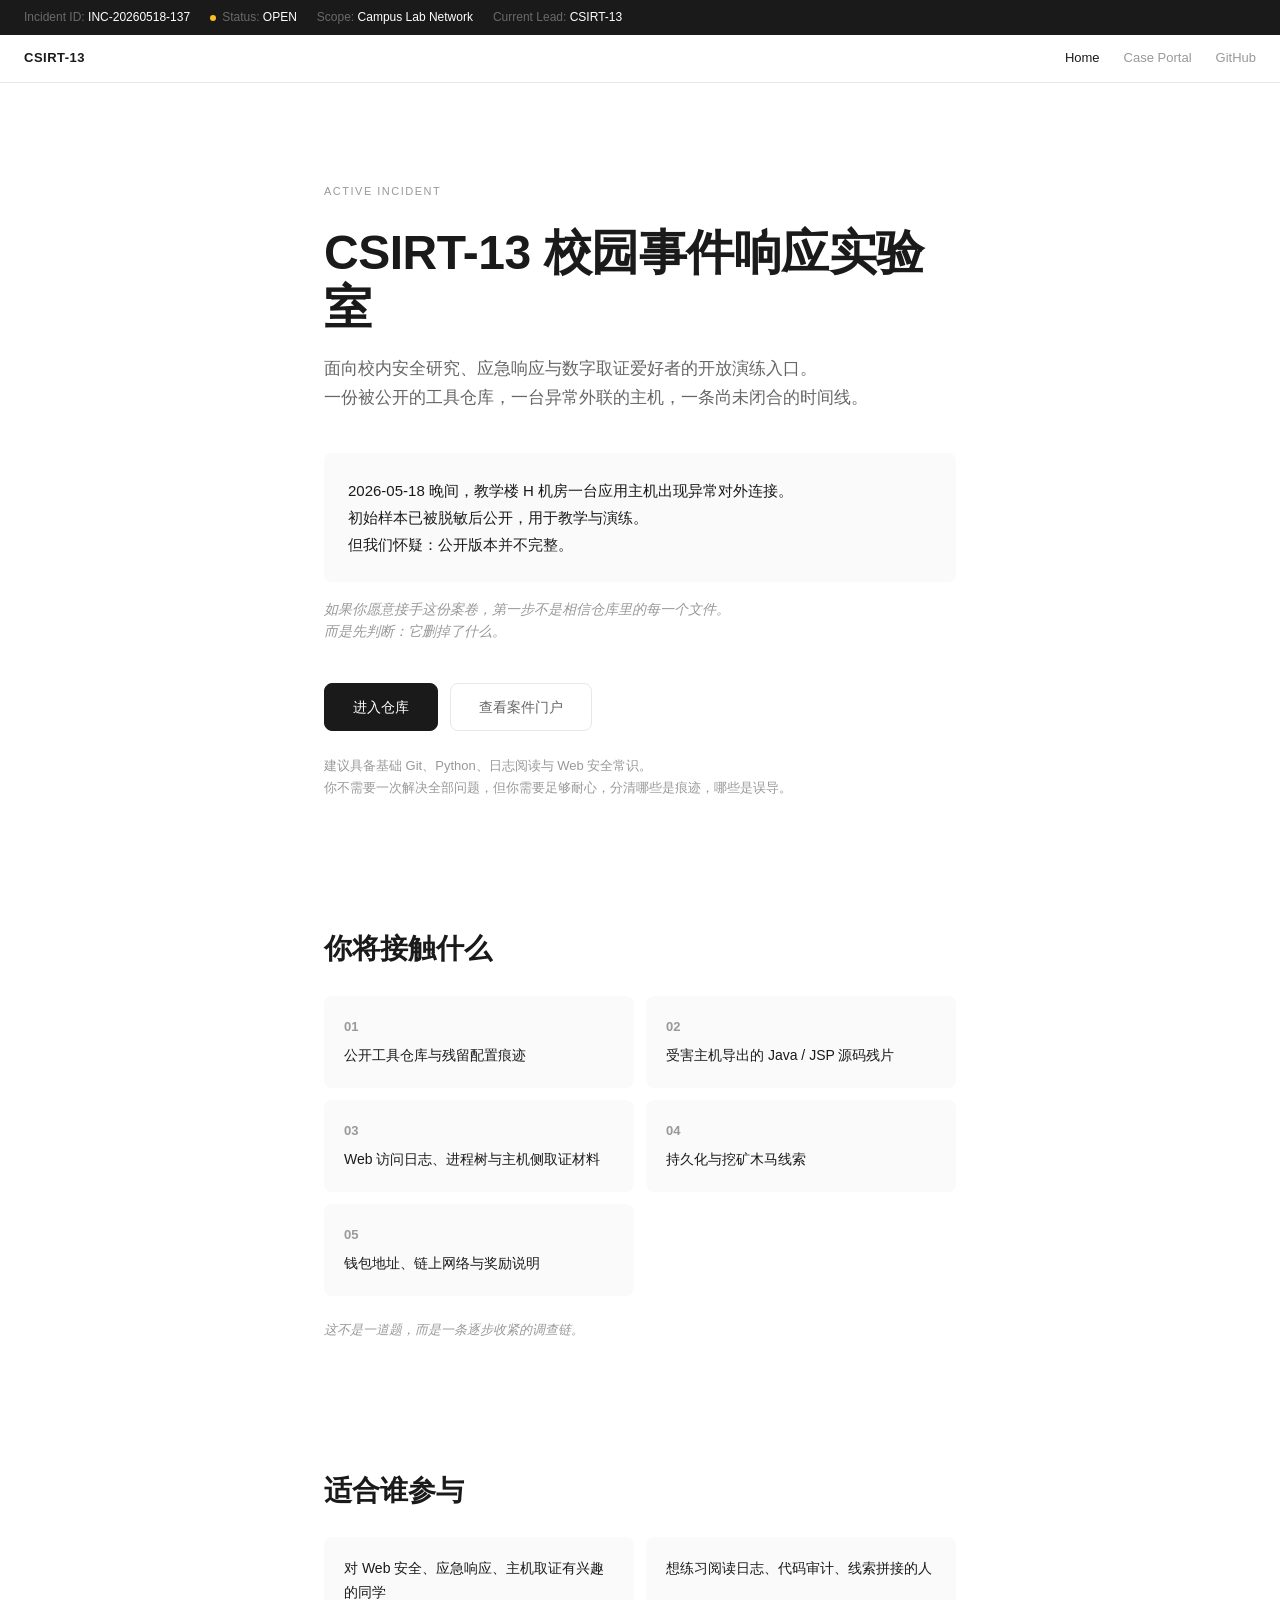
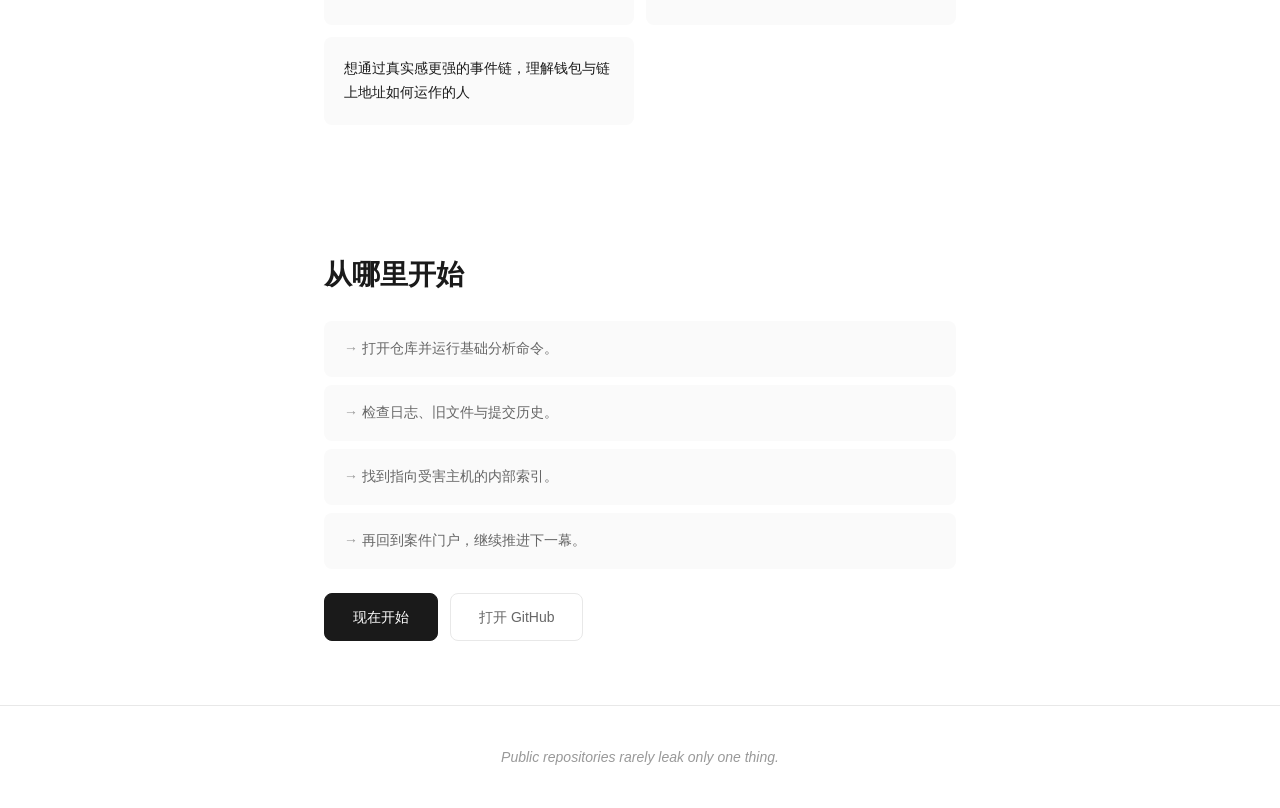
<file: docs/index.html>
<!DOCTYPE html>
<html lang="zh-CN">
<head>
  <meta charset="UTF-8">
  <meta name="viewport" content="width=device-width, initial-scale=1.0">
  <title>CSIRT-13 校园事件响应实验室</title>
  <link rel="stylesheet" href="css/style.css">
</head>
<body>

<div class="status-bar">
  <span><span class="label">Incident ID:</span> <span class="value">INC-20260518-137</span></span>
  <span><span class="status-indicator open"></span><span class="label">Status:</span> <span class="value">OPEN</span></span>
  <span><span class="label">Scope:</span> <span class="value">Campus Lab Network</span></span>
  <span><span class="label">Current Lead:</span> <span class="value">CSIRT-13</span></span>
</div>

<nav class="nav">
  <div class="nav-brand">CSIRT-13</div>
  <div class="nav-links">
    <a href="index.html" class="active">Home</a>
    <a href="case.html">Case Portal</a>
    <a href="https://github.com/SnarkD2001/CampusIRTools" target="_blank">GitHub</a>
  </div>
</nav>

<section class="hero">
  <div class="hero-badge">ACTIVE INCIDENT</div>
  <h1>CSIRT-13 校园事件响应实验室</h1>
  <p class="subtitle">面向校内安全研究、应急响应与数字取证爱好者的开放演练入口。<br>
  一份被公开的工具仓库，一台异常外联的主机，一条尚未闭合的时间线。</p>
  <div class="main-copy">
    2026-05-18 晚间，教学楼 H 机房一台应用主机出现异常对外连接。<br>
    初始样本已被脱敏后公开，用于教学与演练。<br>
    但我们怀疑：公开版本并不完整。
  </div>
  <p class="aux-copy">如果你愿意接手这份案卷，第一步不是相信仓库里的每一个文件。<br>而是先判断：它删掉了什么。</p>
  <div class="cta-group">
    <a href="https://github.com/SnarkD2001/CampusIRTools" target="_blank" class="btn btn-primary">进入仓库</a>
    <a href="case.html" class="btn">查看案件门户</a>
  </div>
  <p class="hero-note">建议具备基础 Git、Python、日志阅读与 Web 安全常识。<br>
  你不需要一次解决全部问题，但你需要足够耐心，分清哪些是痕迹，哪些是误导。</p>
</section>

<section class="section">
  <h2>你将接触什么</h2>
  <div class="grid-2">
    <div class="grid-item">
      <div class="icon">01</div>
      公开工具仓库与残留配置痕迹
    </div>
    <div class="grid-item">
      <div class="icon">02</div>
      受害主机导出的 Java / JSP 源码残片
    </div>
    <div class="grid-item">
      <div class="icon">03</div>
      Web 访问日志、进程树与主机侧取证材料
    </div>
    <div class="grid-item">
      <div class="icon">04</div>
      持久化与挖矿木马线索
    </div>
    <div class="grid-item">
      <div class="icon">05</div>
      钱包地址、链上网络与奖励说明
    </div>
  </div>
  <p style="margin-top:24px;font-size:13px;color:var(--text-muted);font-style:italic;">这不是一道题，而是一条逐步收紧的调查链。</p>
</section>

<section class="section">
  <h2>适合谁参与</h2>
  <div class="grid-2">
    <div class="grid-item">对 Web 安全、应急响应、主机取证有兴趣的同学</div>
    <div class="grid-item">想练习阅读日志、代码审计、线索拼接的人</div>
    <div class="grid-item">想通过真实感更强的事件链，理解钱包与链上地址如何运作的人</div>
  </div>
</section>

<section class="section">
  <h2>从哪里开始</h2>
  <div class="steps">
    <div class="step">打开仓库并运行基础分析命令。</div>
    <div class="step">检查日志、旧文件与提交历史。</div>
    <div class="step">找到指向受害主机的内部索引。</div>
    <div class="step">再回到案件门户，继续推进下一幕。</div>
  </div>
  <div class="cta-group" style="margin-top:24px;">
    <a href="https://github.com/SnarkD2001/CampusIRTools" target="_blank" class="btn btn-primary">现在开始</a>
    <a href="https://github.com/SnarkD2001/CampusIRTools" target="_blank" class="btn">打开 GitHub</a>
  </div>
</section>

<div class="footer-quotes">
  <div class="quote" style="display:none;">Public repositories rarely leak only one thing.</div>
  <div class="quote" style="display:none;">The first obvious shell is not always the real shell.</div>
  <div class="quote" style="display:none;">Not every incident ends in exfiltration.</div>
  <div class="quote" style="display:none;">Addresses are public. Control is not.</div>
</div>

<script src="js/portal.js"></script>
</body>
</html>
</file>
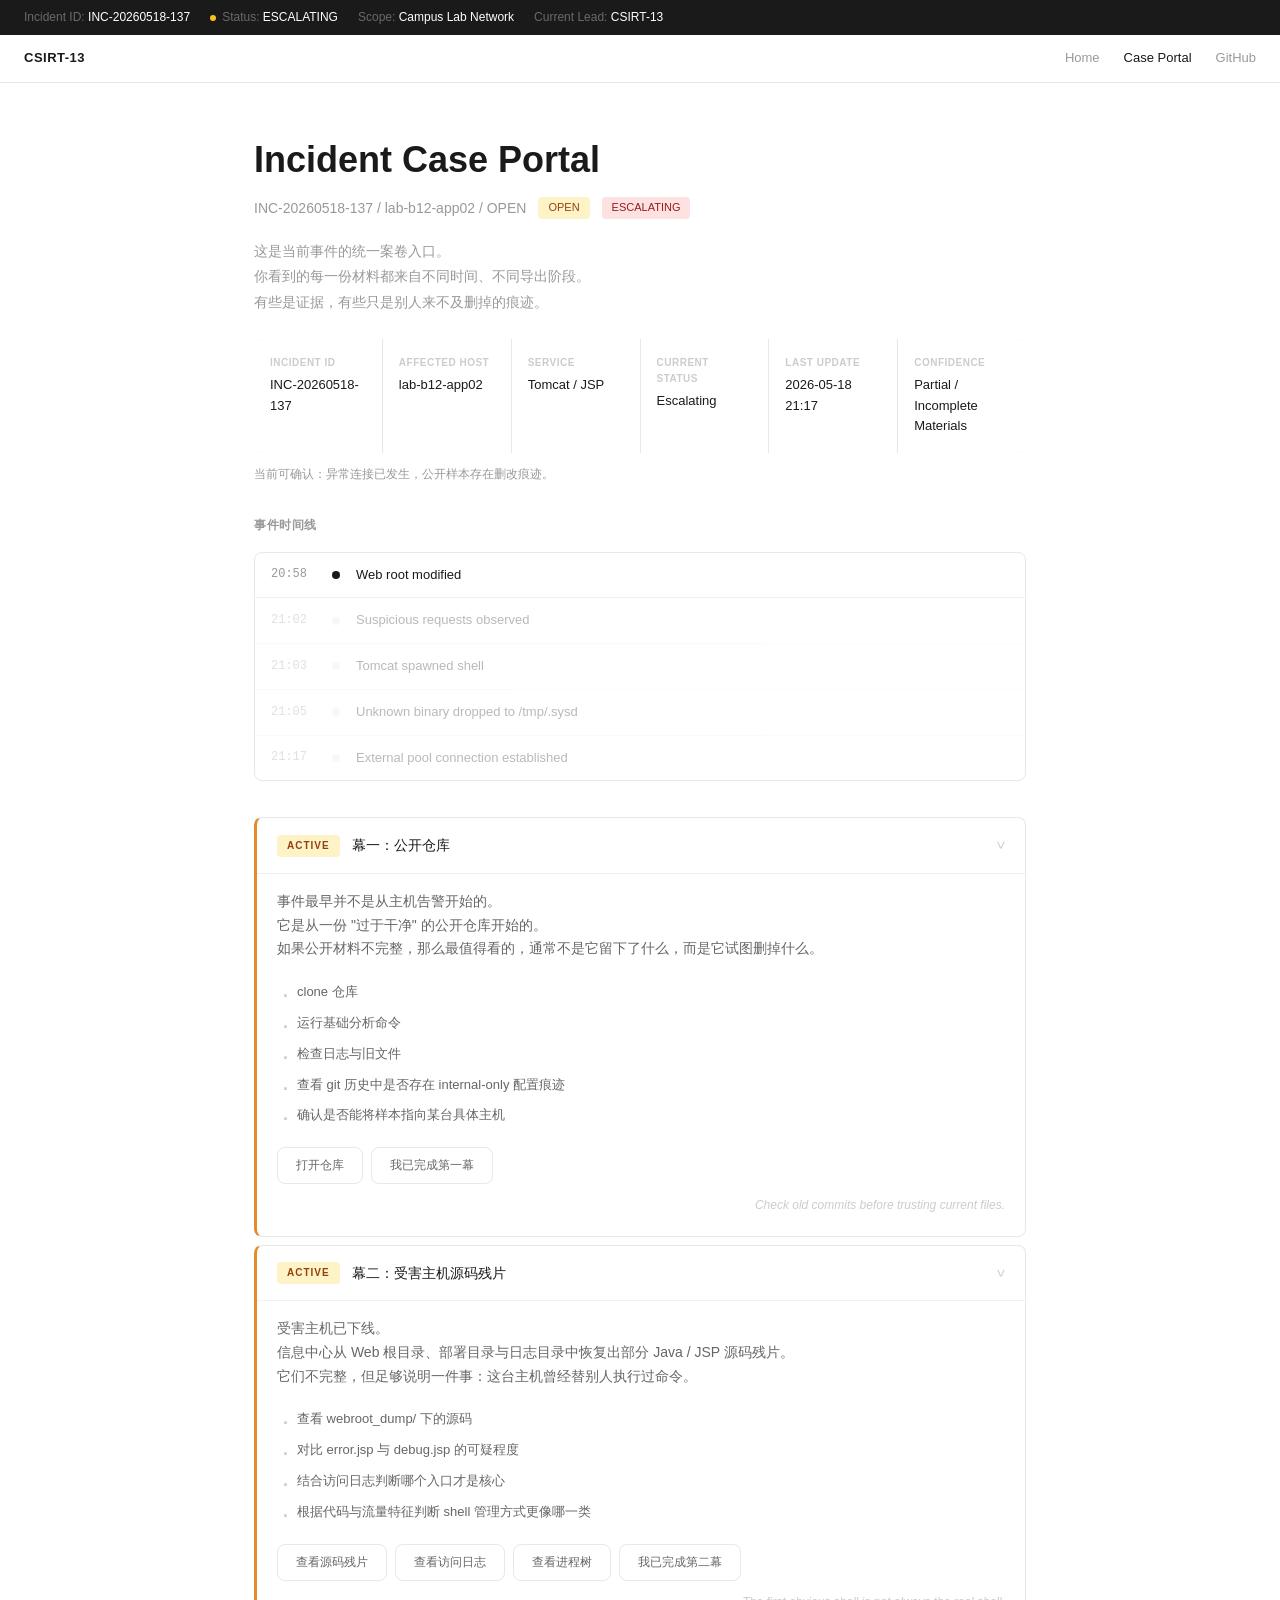
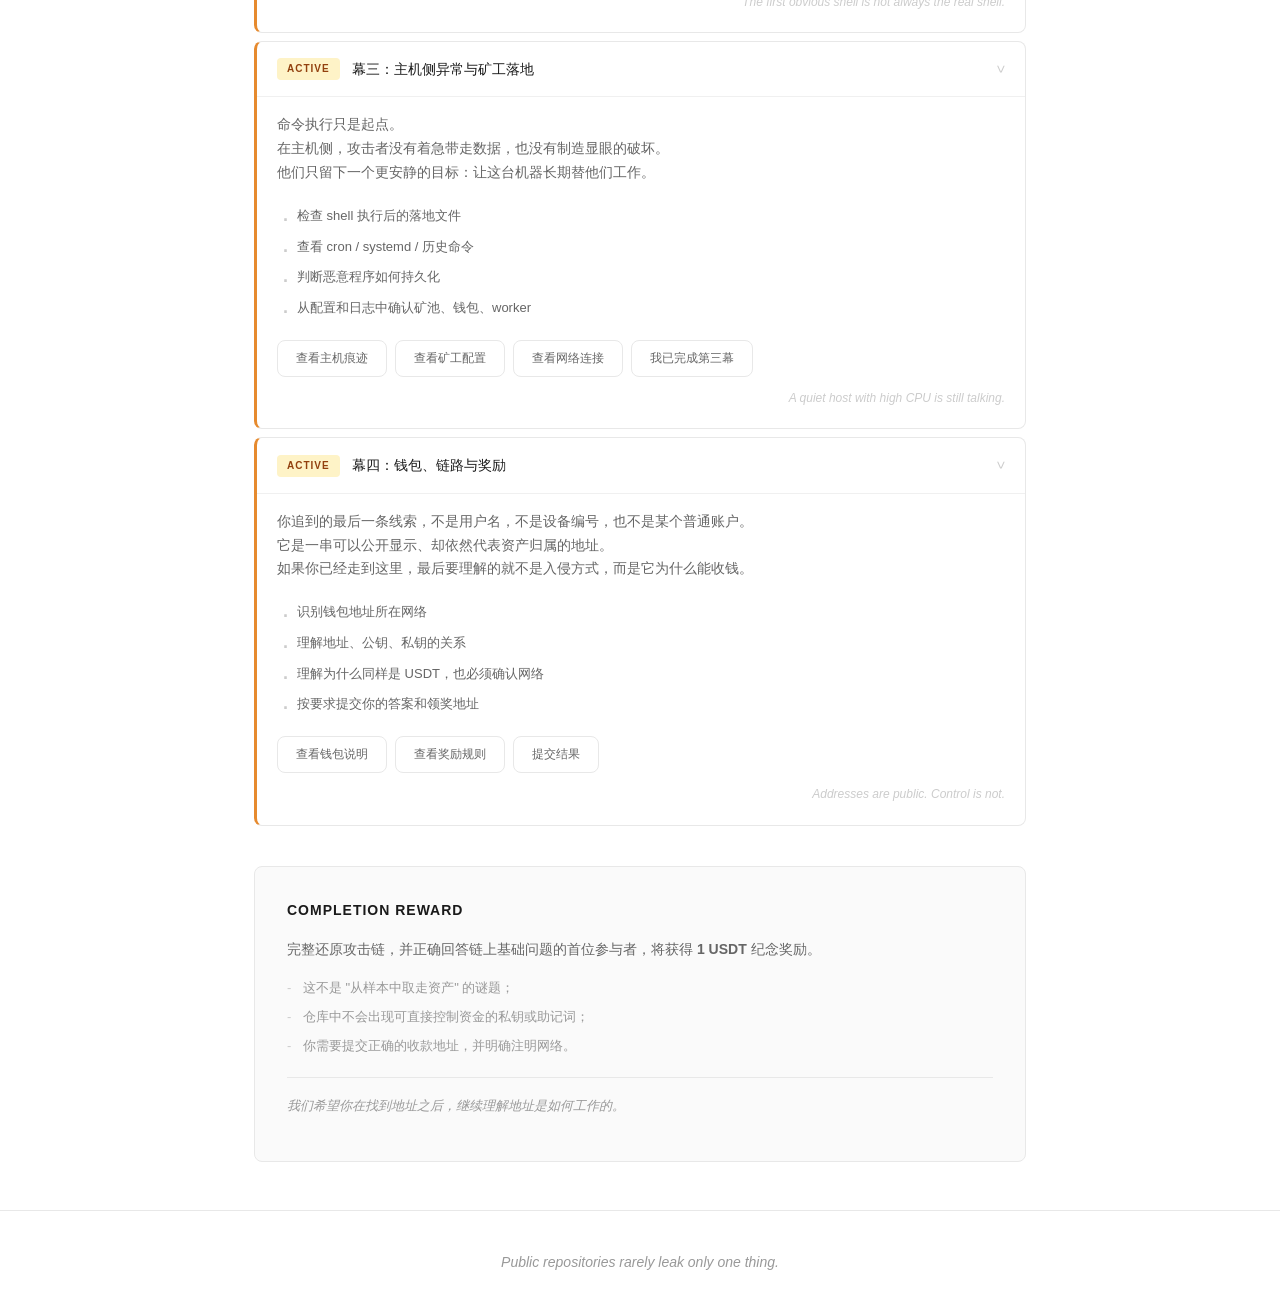
<file: docs/case.html>
<!DOCTYPE html>
<html lang="zh-CN">
<head>
  <meta charset="UTF-8">
  <meta name="viewport" content="width=device-width, initial-scale=1.0">
  <title>Case Portal — INC-20260518-137</title>
  <link rel="stylesheet" href="css/style.css">
</head>
<body>

<div class="status-bar">
  <span><span class="label">Incident ID:</span> <span class="value">INC-20260518-137</span></span>
  <span><span class="status-indicator open"></span><span class="label">Status:</span> <span class="value">ESCALATING</span></span>
  <span><span class="label">Scope:</span> <span class="value">Campus Lab Network</span></span>
  <span><span class="label">Current Lead:</span> <span class="value">CSIRT-13</span></span>
</div>

<nav class="nav">
  <div class="nav-brand">CSIRT-13</div>
  <div class="nav-links">
    <a href="index.html">Home</a>
    <a href="case.html" class="active">Case Portal</a>
    <a href="https://github.com/SnarkD2001/CampusIRTools" target="_blank">GitHub</a>
  </div>
</nav>

<div class="portal-header">
  <h1>Incident Case Portal</h1>
  <div class="case-ref">
    <span>INC-20260518-137 / lab-b12-app02 / OPEN</span>
    <span class="tag tag-open">OPEN</span>
    <span class="tag tag-escalating">ESCALATING</span>
  </div>
</div>

<p class="portal-intro">
  这是当前事件的统一案卷入口。<br>
  你看到的每一份材料都来自不同时间、不同导出阶段。<br>
  有些是证据，有些只是别人来不及删掉的痕迹。
</p>

<div class="status-panel">
  <div class="panel-grid">
    <div class="panel-item">
      <div class="plabel">Incident ID</div>
      <div class="pvalue">INC-20260518-137</div>
    </div>
    <div class="panel-item">
      <div class="plabel">Affected Host</div>
      <div class="pvalue">lab-b12-app02</div>
    </div>
    <div class="panel-item">
      <div class="plabel">Service</div>
      <div class="pvalue">Tomcat / JSP</div>
    </div>
    <div class="panel-item">
      <div class="plabel">Current Status</div>
      <div class="pvalue">Escalating</div>
    </div>
    <div class="panel-item">
      <div class="plabel">Last Update</div>
      <div class="pvalue">2026-05-18 21:17</div>
    </div>
    <div class="panel-item">
      <div class="plabel">Confidence</div>
      <div class="pvalue">Partial / Incomplete Materials</div>
    </div>
  </div>
  <p style="margin-top:12px;font-size:12px;color:var(--text-muted);">
    当前可确认：异常连接已发生，公开样本存在删改痕迹。
  </p>
</div>

<div class="timeline">
  <h3>事件时间线</h3>
  <div class="timeline-list">
    <div class="tl-item active">
      <span class="tl-time">20:58</span>
      <span class="tl-dot"></span>
      <span class="tl-text">Web root modified</span>
    </div>
    <div class="tl-item">
      <span class="tl-time">21:02</span>
      <span class="tl-dot"></span>
      <span class="tl-text">Suspicious requests observed</span>
    </div>
    <div class="tl-item">
      <span class="tl-time">21:03</span>
      <span class="tl-dot"></span>
      <span class="tl-text">Tomcat spawned shell</span>
    </div>
    <div class="tl-item">
      <span class="tl-time">21:05</span>
      <span class="tl-dot"></span>
      <span class="tl-text">Unknown binary dropped to /tmp/.sysd</span>
    </div>
    <div class="tl-item">
      <span class="tl-time">21:17</span>
      <span class="tl-dot"></span>
      <span class="tl-text">External pool connection established</span>
    </div>
  </div>
</div>

<div class="acts">

  <!-- Act 1 -->
  <div class="act-card active open">
    <div class="act-header">
      <span class="act-status act-active">ACTIVE</span>
      <span class="act-title">幕一：公开仓库</span>
      <span class="act-arrow">&gt;</span>
    </div>
    <div class="act-body">
      <p class="act-desc">
        事件最早并不是从主机告警开始的。<br>
        它是从一份 "过于干净" 的公开仓库开始的。<br>
        如果公开材料不完整，那么最值得看的，通常不是它留下了什么，而是它试图删掉什么。
      </p>
      <ul class="act-tasks">
        <li>clone 仓库</li>
        <li>运行基础分析命令</li>
        <li>检查日志与旧文件</li>
        <li>查看 git 历史中是否存在 internal-only 配置痕迹</li>
        <li>确认是否能将样本指向某台具体主机</li>
      </ul>
      <div class="act-buttons">
        <a href="https://github.com/SnarkD2001/CampusIRTools" target="_blank" class="btn btn-sm">打开仓库</a>
        <button class="btn btn-sm btn-complete">我已完成第一幕</button>
      </div>
      <div class="act-feedback">
        你已经确认：公开仓库并非最终版本。<br>
        一份 responder-only 索引将事件重新指向了一台具体主机。<br>
        下一步，调查对象不再是 "仓库"，而是 "主机上发生过什么"。
      </div>
      <p class="act-hint">Check old commits before trusting current files.</p>
    </div>
  </div>

  <!-- Act 2 -->
  <div class="act-card active open">
    <div class="act-header">
      <span class="act-status act-active">ACTIVE</span>
      <span class="act-title">幕二：受害主机源码残片</span>
      <span class="act-arrow">&gt;</span>
    </div>
    <div class="act-body">
      <p class="act-desc">
        受害主机已下线。<br>
        信息中心从 Web 根目录、部署目录与日志目录中恢复出部分 Java / JSP 源码残片。<br>
        它们不完整，但足够说明一件事：这台主机曾经替别人执行过命令。
      </p>
      <ul class="act-tasks">
        <li>查看 webroot_dump/ 下的源码</li>
        <li>对比 error.jsp 与 debug.jsp 的可疑程度</li>
        <li>结合访问日志判断哪个入口才是核心</li>
        <li>根据代码与流量特征判断 shell 管理方式更像哪一类</li>
      </ul>
      <div class="act-buttons">
        <a href="https://github.com/SnarkD2001/CampusIRTools/tree/main/incident_artifacts/webroot_dump" target="_blank" class="btn btn-sm">查看源码残片</a>
        <a href="https://github.com/SnarkD2001/CampusIRTools/blob/main/incident_artifacts/logs/access_2026-05-18.log" target="_blank" class="btn btn-sm">查看访问日志</a>
        <a href="https://github.com/SnarkD2001/CampusIRTools/blob/main/incident_artifacts/logs/process_tree.txt" target="_blank" class="btn btn-sm">查看进程树</a>
        <button class="btn btn-sm btn-complete">我已完成第二幕</button>
      </div>
      <div class="act-feedback">
        你已经确认：Tomcat 进程不是被动受害者。<br>
        它被当作了一个执行入口。<br>
        而现在要追的，不再是访问了哪一页，而是那一页后来替谁下载了什么。
      </div>
      <p class="act-hint">The first obvious shell is not always the real shell.</p>
    </div>
  </div>

  <!-- Act 3 -->
  <div class="act-card active open">
    <div class="act-header">
      <span class="act-status act-active">ACTIVE</span>
      <span class="act-title">幕三：主机侧异常与矿工落地</span>
      <span class="act-arrow">&gt;</span>
    </div>
    <div class="act-body">
      <p class="act-desc">
        命令执行只是起点。<br>
        在主机侧，攻击者没有着急带走数据，也没有制造显眼的破坏。<br>
        他们只留下一个更安静的目标：让这台机器长期替他们工作。
      </p>
      <ul class="act-tasks">
        <li>检查 shell 执行后的落地文件</li>
        <li>查看 cron / systemd / 历史命令</li>
        <li>判断恶意程序如何持久化</li>
        <li>从配置和日志中确认矿池、钱包、worker</li>
      </ul>
      <div class="act-buttons">
        <a href="https://github.com/SnarkD2001/CampusIRTools/tree/main/incident_artifacts/stage3" target="_blank" class="btn btn-sm">查看主机痕迹</a>
        <a href="https://github.com/SnarkD2001/CampusIRTools/blob/main/incident_artifacts/stage3/miner_config.json" target="_blank" class="btn btn-sm">查看矿工配置</a>
        <a href="https://github.com/SnarkD2001/CampusIRTools/blob/main/incident_artifacts/stage3/netstat_snip.txt" target="_blank" class="btn btn-sm">查看网络连接</a>
        <button class="btn btn-sm btn-complete">我已完成第三幕</button>
      </div>
      <div class="act-feedback">
        已确认：这不是一次数据窃取事件。<br>
        这是一次资源劫持。<br>
        你已经找到收益流向。
      </div>
      <p class="act-hint">A quiet host with high CPU is still talking.</p>
    </div>
  </div>

  <!-- Act 4 -->
  <div class="act-card active open">
    <div class="act-header">
      <span class="act-status act-active">ACTIVE</span>
      <span class="act-title">幕四：钱包、链路与奖励</span>
      <span class="act-arrow">&gt;</span>
    </div>
    <div class="act-body">
      <p class="act-desc">
        你追到的最后一条线索，不是用户名，不是设备编号，也不是某个普通账户。<br>
        它是一串可以公开显示、却依然代表资产归属的地址。<br>
        如果你已经走到这里，最后要理解的就不是入侵方式，而是它为什么能收钱。
      </p>
      <ul class="act-tasks">
        <li>识别钱包地址所在网络</li>
        <li>理解地址、公钥、私钥的关系</li>
        <li>理解为什么同样是 USDT，也必须确认网络</li>
        <li>按要求提交你的答案和领奖地址</li>
      </ul>
      <div class="act-buttons">
        <a href="https://github.com/SnarkD2001/CampusIRTools/blob/main/incident_artifacts/stage4/wallet_note.txt" target="_blank" class="btn btn-sm">查看钱包说明</a>
        <a href="https://github.com/SnarkD2001/CampusIRTools/blob/main/incident_artifacts/stage4/reward_instructions.md" target="_blank" class="btn btn-sm">查看奖励规则</a>
        <a href="https://github.com/SnarkD2001/CampusIRTools/issues/new" target="_blank" class="btn btn-sm">提交结果</a>
      </div>
      <div class="act-feedback">
        你追到的不是攻击者的名字。<br>
        而是一条足够精确的收益路径。<br>
        对这起事件来说，这已经足够。
      </div>
      <p class="act-hint">Addresses are public. Control is not.</p>
    </div>
  </div>

</div>

<div class="reward">
  <div class="reward-card">
    <h3>Completion Reward</h3>
    <p>
      完整还原攻击链，并正确回答链上基础问题的首位参与者，将获得 <strong>1 USDT</strong> 纪念奖励。
    </p>
    <ul>
      <li>这不是 "从样本中取走资产" 的谜题；</li>
      <li>仓库中不会出现可直接控制资金的私钥或助记词；</li>
      <li>你需要提交正确的收款地址，并明确注明网络。</li>
    </ul>
    <p class="closing">
      我们希望你在找到地址之后，继续理解地址是如何工作的。
    </p>
  </div>
</div>

<div class="footer-quotes">
  <div class="quote" style="display:none;">Public repositories rarely leak only one thing.</div>
  <div class="quote" style="display:none;">The first obvious shell is not always the real shell.</div>
  <div class="quote" style="display:none;">Not every incident ends in exfiltration.</div>
  <div class="quote" style="display:none;">Addresses are public. Control is not.</div>
</div>

<script src="js/portal.js"></script>
</body>
</html>
</file>
<file: docs/css/style.css>
:root {
  --bg-primary: #ffffff;
  --bg-secondary: #fafafa;
  --bg-card: #ffffff;
  --border: #e8e8e8;
  --border-dim: #f0f0f0;
  --accent: #1a1a1a;
  --accent-light: #555555;
  --text-primary: #1a1a1a;
  --text-secondary: #666666;
  --text-muted: #999999;
  --text-dim: #cccccc;
  --status-active: #e68a2e;
  --status-locked: #bbbbbb;
  --status-complete: #2b8a3e;
  --danger: #d32f2f;
  --shadow: 0 1px 2px rgba(0,0,0,.04);
  --shadow-hover: 0 4px 12px rgba(0,0,0,.06);
}

* {
  margin: 0;
  padding: 0;
  box-sizing: border-box;
}

body {
  background: var(--bg-primary);
  color: var(--text-primary);
  font-family: -apple-system, BlinkMacSystemFont, "Segoe UI", Roboto, "Helvetica Neue", Arial, sans-serif;
  line-height: 1.6;
  -webkit-font-smoothing: antialiased;
  overflow-x: hidden;
}

::selection {
  background: #e8e8e8;
  color: var(--text-primary);
}

a {
  color: var(--accent);
  text-decoration: none;
  border-bottom: 1px solid var(--border);
  transition: border-color .2s;
}

a:hover {
  border-color: var(--accent);
}

/* ====== Status Bar ====== */
.status-bar {
  background: var(--accent);
  padding: 8px 24px;
  font-size: 12px;
  color: rgba(255,255,255,.6);
  display: flex;
  flex-wrap: wrap;
  gap: 20px;
  align-items: center;
}

.status-bar .label { color: rgba(255,255,255,.35); }
.status-bar .value { color: #fff; }

.status-indicator {
  display: inline-block;
  width: 6px; height: 6px;
  border-radius: 50%;
  margin-right: 6px;
  background: #fff;
}

.status-indicator.open { background: #fbbf24; }

/* ====== Navigation ====== */
.nav {
  position: sticky;
  top: 0;
  z-index: 100;
  background: rgba(255,255,255,.9);
  backdrop-filter: blur(8px);
  border-bottom: 1px solid var(--border);
  padding: 0 24px;
  display: flex;
  align-items: center;
  justify-content: space-between;
  height: 48px;
}

.nav-brand {
  font-size: 13px;
  font-weight: 600;
  color: var(--accent);
  letter-spacing: .5px;
}

.nav-links { display: flex; gap: 24px; }
.nav-links a { font-size: 13px; color: var(--text-muted); border: none; }
.nav-links a:hover { color: var(--accent); }
.nav-links a.active { color: var(--accent); font-weight: 500; }

/* ====== Hero ====== */
.hero {
  padding: 100px 24px 64px;
  max-width: 680px;
  margin: 0 auto;
}

.hero-badge {
  font-size: 11px;
  color: var(--text-muted);
  letter-spacing: 1.5px;
  margin-bottom: 24px;
  text-transform: uppercase;
}

.hero h1 {
  font-size: clamp(32px, 5vw, 48px);
  font-weight: 700;
  color: var(--accent);
  line-height: 1.15;
  margin-bottom: 20px;
  letter-spacing: -.5px;
}

.hero .subtitle {
  font-size: clamp(15px, 2vw, 17px);
  color: var(--text-secondary);
  line-height: 1.7;
  margin-bottom: 40px;
}

.hero .main-copy {
  font-size: 15px;
  color: var(--text-primary);
  line-height: 1.8;
  margin-bottom: 16px;
  padding: 24px;
  background: var(--bg-secondary);
  border-radius: 8px;
}

.hero .aux-copy {
  font-size: 14px;
  color: var(--text-muted);
  font-style: italic;
  margin-bottom: 40px;
}

.cta-group {
  display: flex;
  flex-wrap: wrap;
  gap: 12px;
}

.btn {
  display: inline-flex;
  align-items: center;
  gap: 8px;
  padding: 12px 28px;
  font-family: inherit;
  font-size: 14px;
  font-weight: 500;
  cursor: pointer;
  border: 1px solid var(--border);
  background: var(--bg-primary);
  color: var(--text-secondary);
  border-radius: 8px;
  transition: all .2s;
}

.btn:hover {
  border-color: var(--accent);
  color: var(--accent);
  background: var(--bg-secondary);
}

.btn-primary {
  background: var(--accent);
  color: #fff;
  border-color: var(--accent);
}

.btn-primary:hover {
  background: #333;
  border-color: #333;
  color: #fff;
}

.btn-sm {
  padding: 8px 18px;
  font-size: 12px;
}

.hero-note {
  margin-top: 24px;
  font-size: 13px;
  color: var(--text-muted);
  line-height: 1.7;
}

/* ====== Section ====== */
.section {
  max-width: 680px;
  margin: 0 auto;
  padding: 64px 24px;
}

.section h2 {
  font-size: clamp(20px, 3vw, 28px);
  font-weight: 700;
  color: var(--accent);
  margin-bottom: 24px;
}

.grid-2 {
  display: grid;
  grid-template-columns: 1fr 1fr;
  gap: 12px;
}

.grid-item {
  padding: 20px;
  background: var(--bg-secondary);
  border-radius: 8px;
  font-size: 14px;
  line-height: 1.7;
  color: var(--text-primary);
}

.grid-item .icon {
  color: var(--text-muted);
  margin-bottom: 6px;
  font-size: 13px;
  font-weight: 600;
}

.steps {
  display: flex;
  flex-direction: column;
  gap: 8px;
}

.step {
  padding: 16px 20px;
  font-size: 14px;
  line-height: 1.7;
  background: var(--bg-secondary);
  border-radius: 8px;
  color: var(--text-secondary);
}

.step::before {
  content: "→ ";
  color: var(--text-muted);
}

.footer-quotes {
  border-top: 1px solid var(--border);
  padding: 40px 24px;
  text-align: center;
  font-size: 14px;
  color: var(--text-muted);
  font-style: italic;
  min-height: 100px;
  display: flex;
  align-items: center;
  justify-content: center;
}

.footer-quotes .quote { animation: fadeIn .8s ease; }

@keyframes fadeIn {
  from { opacity: 0; transform: translateY(8px); }
  to { opacity: 1; transform: translateY(0); }
}

/* ====== Case Portal ====== */
.portal-header {
  padding: 48px 24px 20px;
  max-width: 820px;
  margin: 0 auto;
}

.portal-header h1 {
  font-size: clamp(26px, 3.5vw, 36px);
  font-weight: 700;
  color: var(--accent);
  margin-bottom: 8px;
}

.portal-header .case-ref {
  font-size: 14px;
  color: var(--text-muted);
  display: flex;
  flex-wrap: wrap;
  gap: 12px;
  align-items: center;
}

.case-ref .tag {
  display: inline-block;
  padding: 2px 10px;
  font-size: 11px;
  font-weight: 500;
  border-radius: 4px;
}

.tag-open { background: #fef3c7; color: #92400e; }
.tag-escalating { background: #fee2e2; color: #991b1b; }

.portal-intro {
  font-size: 14px;
  color: var(--text-muted);
  line-height: 1.8;
  max-width: 820px;
  margin: 0 auto 24px;
  padding: 0 24px;
}

/* ====== Status Panel ====== */
.status-panel {
  max-width: 820px;
  margin: 0 auto 32px;
  padding: 0 24px;
}

.panel-grid {
  display: grid;
  grid-template-columns: repeat(6, 1fr);
  gap: 1px;
  background: var(--border);
  border-radius: 8px;
  overflow: hidden;
}

.panel-item {
  background: var(--bg-primary);
  padding: 16px;
}

.panel-item .plabel {
  font-size: 10px;
  color: var(--text-dim);
  text-transform: uppercase;
  letter-spacing: .5px;
  font-weight: 600;
  margin-bottom: 4px;
}

.panel-item .pvalue {
  font-size: 13px;
  color: var(--text-primary);
}

/* ====== Timeline ====== */
.timeline {
  max-width: 820px;
  margin: 0 auto 36px;
  padding: 0 24px;
}

.timeline h3 {
  font-size: 12px;
  color: var(--text-muted);
  font-weight: 600;
  text-transform: uppercase;
  letter-spacing: .5px;
  margin-bottom: 16px;
}

.timeline-list {
  display: flex;
  flex-direction: column;
  border: 1px solid var(--border);
  border-radius: 8px;
  overflow: hidden;
}

.tl-item {
  display: flex;
  gap: 16px;
  padding: 12px 16px;
  border-bottom: 1px solid var(--border-dim);
  align-items: center;
  opacity: .3;
  transition: opacity .4s;
}

.tl-item:last-child { border-bottom: none; }
.tl-item.active { opacity: 1; }

.tl-time {
  font-size: 12px;
  color: var(--text-muted);
  font-weight: 500;
  min-width: 45px;
  font-variant-numeric: tabular-nums;
  font-family: "SF Mono", "Cascadia Code", "Consolas", monospace;
}

.tl-dot {
  width: 8px; height: 8px;
  border-radius: 50%;
  background: var(--border);
  flex-shrink: 0;
}

.tl-item.active .tl-dot { background: var(--accent); }

.tl-text {
  font-size: 13px;
  color: var(--text-primary);
}

/* ====== Act Cards ====== */
.acts {
  max-width: 820px;
  margin: 0 auto 40px;
  padding: 0 24px;
}

.act-card {
  background: var(--bg-card);
  border: 1px solid var(--border);
  border-radius: 8px;
  margin-bottom: 8px;
  overflow: hidden;
  transition: border-color .3s;
}

.act-card.active { border-left: 3px solid var(--status-active); }
.act-card.completed { border-left: 3px solid var(--status-complete); opacity: .7; }

.act-header {
  padding: 16px 20px;
  cursor: pointer;
  display: flex;
  align-items: center;
  justify-content: space-between;
  gap: 12px;
  user-select: none;
}

.act-header:hover { background: var(--bg-secondary); }

.act-status {
  font-size: 10px;
  font-weight: 600;
  letter-spacing: 1px;
  text-transform: uppercase;
  padding: 3px 10px;
  border-radius: 4px;
  flex-shrink: 0;
}

.act-status.act-active { background: #fef3c7; color: #92400e; }
.act-status.act-locked { background: #f5f5f5; color: #bbb; }
.act-status.act-done { background: #e8f5e9; color: #2e7d32; }

.act-title {
  flex: 1;
  font-size: 14px;
  color: var(--text-primary);
  font-weight: 500;
}

.act-arrow {
  color: var(--text-dim);
  transition: transform .3s;
  font-size: 14px;
}

.act-card.open .act-arrow { transform: rotate(90deg); }

.act-body {
  display: none;
  padding: 0 20px 20px;
  border-top: 1px solid var(--border-dim);
  padding-top: 16px;
}

.act-card.open .act-body { display: block; }

.act-desc {
  font-size: 14px;
  color: var(--text-secondary);
  line-height: 1.7;
  margin-bottom: 16px;
}

.act-tasks {
  list-style: none;
  margin-bottom: 16px;
  padding: 0;
}

.act-tasks li {
  font-size: 13px;
  color: var(--text-secondary);
  padding: 5px 0;
  padding-left: 20px;
  position: relative;
  line-height: 1.6;
}

.act-tasks li::before {
  content: "·";
  position: absolute;
  left: 6px;
  color: var(--text-dim);
  font-weight: 700;
  font-size: 18px;
}

.act-buttons {
  display: flex;
  flex-wrap: wrap;
  gap: 8px;
  margin-bottom: 12px;
}

.act-feedback {
  font-size: 13px;
  color: var(--text-secondary);
  line-height: 1.7;
  padding: 16px;
  background: #fafafa;
  border-radius: 6px;
  margin-top: 8px;
  display: none;
}

.act-feedback.show { display: block; }

.act-hint {
  margin-top: 8px;
  font-size: 12px;
  color: var(--text-dim);
  font-style: italic;
  text-align: right;
}

/* ====== Reward ====== */
.reward {
  max-width: 820px;
  margin: 0 auto 48px;
  padding: 0 24px;
}

.reward-card {
  border: 1px solid var(--border);
  padding: 32px;
  background: var(--bg-secondary);
  border-radius: 8px;
}

.reward-card h3 {
  font-size: 14px;
  color: var(--accent);
  font-weight: 600;
  text-transform: uppercase;
  letter-spacing: 1px;
  margin-bottom: 16px;
}

.reward-card p {
  font-size: 14px;
  color: var(--text-secondary);
  line-height: 1.8;
  margin-bottom: 12px;
}

.reward-card ul {
  list-style: none;
  margin-bottom: 12px;
}

.reward-card ul li {
  font-size: 13px;
  color: var(--text-muted);
  padding: 4px 0;
  padding-left: 16px;
  position: relative;
}

.reward-card ul li::before {
  content: "-";
  position: absolute;
  left: 0;
  color: var(--text-dim);
}

.reward-card .closing {
  font-size: 13px;
  color: var(--text-muted);
  font-style: italic;
  margin-top: 16px;
  padding-top: 16px;
  border-top: 1px solid var(--border);
}

/* ====== Responsive ====== */
@media (max-width: 768px) {
  .grid-2 { grid-template-columns: 1fr; }
  .hero { padding: 64px 20px 48px; }
  .section { padding: 48px 20px; }
  .portal-header { padding: 32px 20px 16px; }
  .status-bar { padding: 8px 16px; font-size: 11px; gap: 12px; }
  .nav { padding: 0 16px; }
  .nav-links { gap: 16px; }
  .cta-group { flex-direction: column; }
  .btn { justify-content: center; }
  .panel-grid { grid-template-columns: 1fr 1fr; }
  .act-header { padding: 12px 16px; }
  .act-body { padding: 0 16px 16px; }
}

@media (max-width: 480px) {
  .panel-grid { grid-template-columns: 1fr; }
  .case-ref { flex-direction: column; align-items: flex-start; }
  .hero h1 { font-size: 24px; }
}
</file>
